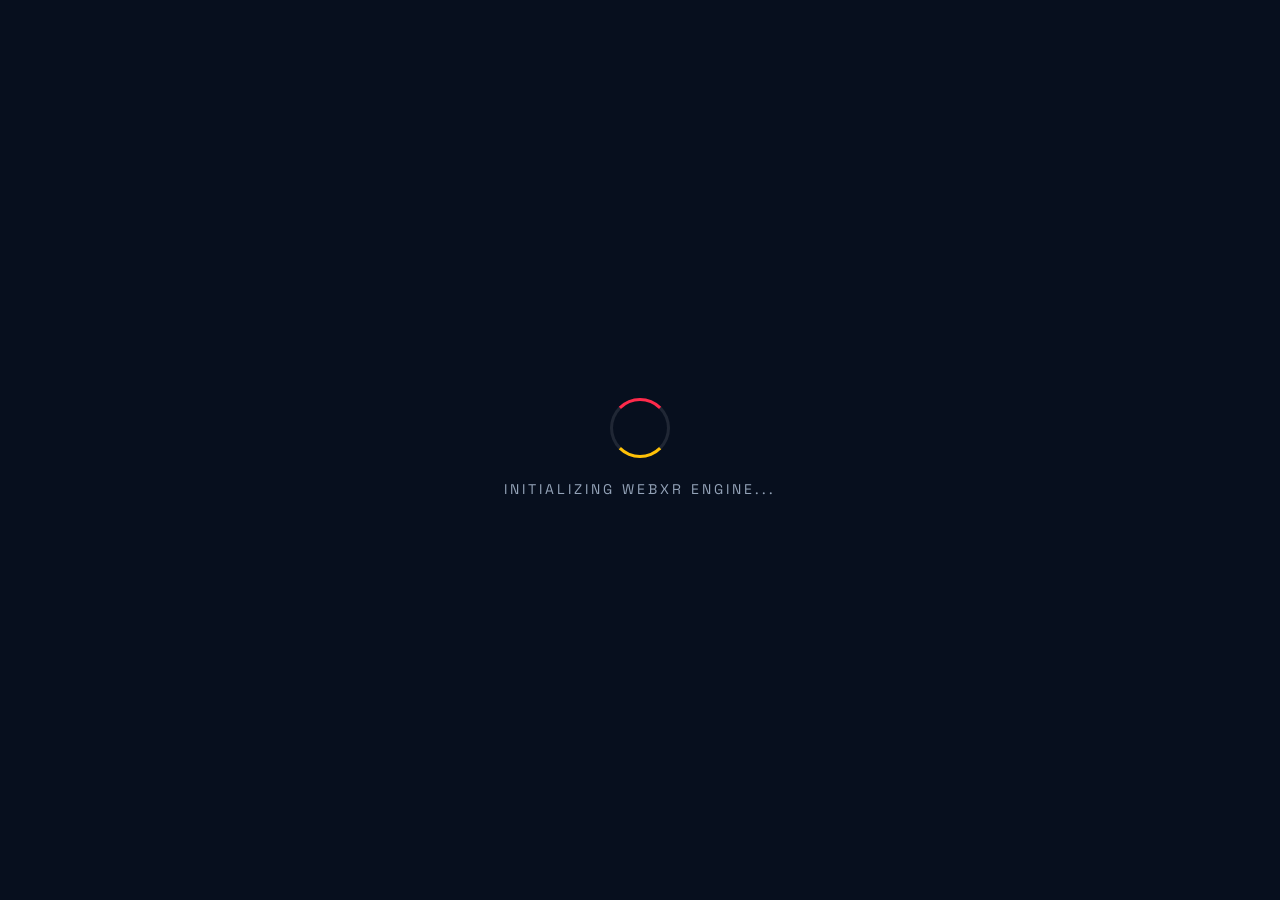
<file: index.html>
<!doctype html>
<html lang="vi">
  <head>
    <meta charset="UTF-8" />
    <meta name="viewport" content="width=device-width, initial-scale=1.0" />
    <title>Trang chủ - VKU AR DrawRoom</title>
    <link rel="stylesheet" href="css/style.css" />
    <script src="js/components.js" defer></script>
  </head>
  <body>
    <div id="splash-screen">
      <div class="loader-core"></div>
      <div class="loader-text">INITIALIZING WEBXR ENGINE...</div>
    </div>

    <vku-header></vku-header>

    <main
      style="
        text-align: center;
        display: flex;
        flex-direction: column;
        justify-content: center;
        align-items: center;
        min-height: 70vh;
      "
    >
      <h1 class="gradient-text" style="font-size: 3.5rem; margin-bottom: 10px">
        Mô Phỏng Không Gian<br />Phòng Học Vẽ VKU
      </h1>

      <p
        style="
          font-size: 1.2rem;
          max-width: 650px;
          margin-bottom: 40px;
          color: var(--text-muted);
        "
      >
        Bước vào không gian số với công nghệ Thực tế tăng cường. Trực quan hóa
        và trải nghiệm phòng học vẽ kỹ thuật số ngay trên trình duyệt của bạn.
      </p>

      <div
        style="
          display: flex;
          gap: 20px;
          justify-content: center;
          flex-wrap: wrap;
        "
      >
        <a href="demo-ar.html" class="btn-sweep">
          <span>🚀 Khởi động AR Engine</span>
        </a>

        <a href="gioi-thieu.html" class="btn secondary">
          📖 Tìm hiểu Công nghệ
        </a>
      </div>
    </main>

    <vku-footer></vku-footer>
  </body>
</html>
</file>
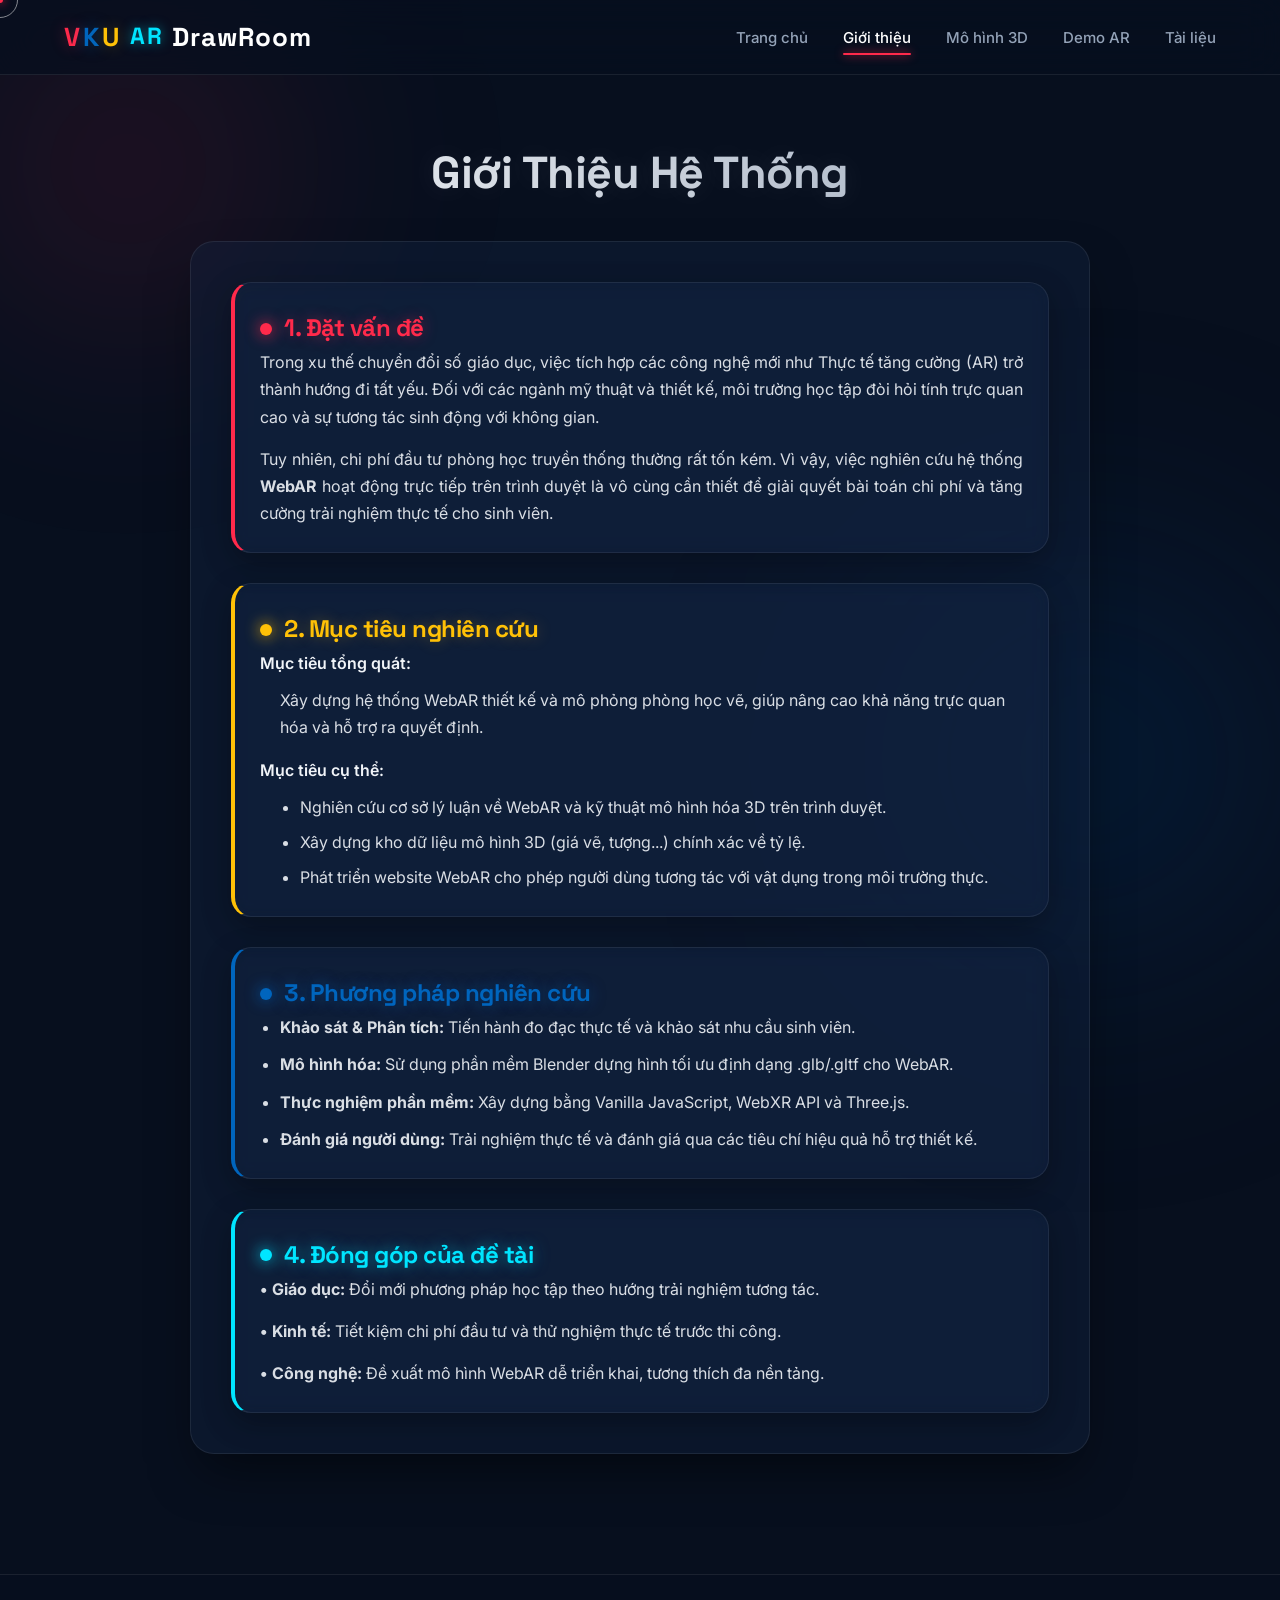
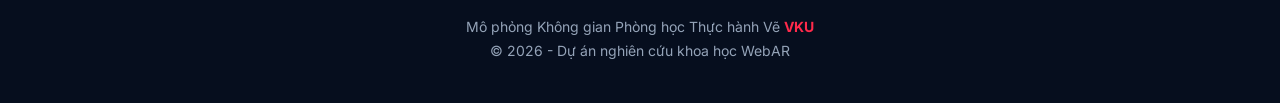
<file: gioi-thieu.html>
<!doctype html>
<html lang="vi">
  <head>
    <meta charset="UTF-8" />
    <meta name="viewport" content="width=device-width, initial-scale=1.0" />
    <title>Giới thiệu - VKU AR DrawRoom</title>
    <link rel="stylesheet" href="css/style.css" />
    <script src="js/components.js" defer></script>
  </head>
  <body>
    <div id="splash-screen">
      <div class="loader-core"></div>
      <div class="loader-text">LOADING DATABANKS...</div>
    </div>

    <vku-header></vku-header>

  <main>
  <h1 class="gradient-text" style="text-align: center; font-size: 2.8rem; margin-bottom: 30px">
    Giới Thiệu Hệ Thống
  </h1>

  <div class="ar-container" style="max-width: 900px; margin: 0 auto; padding: 40px">
    
    <!-- 1. ĐẶT VẤN ĐỀ -->
    <div style="background: var(--glass-bg); backdrop-filter: blur(10px); padding: 25px; border-radius: 20px; border: 1px solid var(--glass-border); border-left: 4px solid var(--vku-red); margin-bottom: 30px; box-shadow: 0 10px 30px rgba(0,0,0,0.3);">
      <h3 style="color: var(--vku-red); margin-top: 0; font-size: 1.5rem; display: flex; align-items: center; gap: 12px; text-shadow: 0 0 15px var(--vku-red-glow);">
        <span style="display: inline-block; width: 12px; height: 12px; background: var(--vku-red); border-radius: 50%; box-shadow: 0 0 15px var(--vku-red);"></span>
        1. Đặt vấn đề
      </h3>
      <p style="color: var(--text-main); margin-bottom: 15px; opacity: 0.9; text-align: justify;">
        Trong xu thế chuyển đổi số giáo dục, việc tích hợp các công nghệ mới như Thực tế tăng cường (AR) trở thành hướng đi tất yếu. Đối với các ngành mỹ thuật và thiết kế, môi trường học tập đòi hỏi tính trực quan cao và sự tương tác sinh động với không gian.
      </p>
      <p style="color: var(--text-main); margin-bottom: 0; opacity: 0.9; text-align: justify;">
        Tuy nhiên, chi phí đầu tư phòng học truyền thống thường rất tốn kém. Vì vậy, việc nghiên cứu hệ thống <strong>WebAR</strong> hoạt động trực tiếp trên trình duyệt là vô cùng cần thiết để giải quyết bài toán chi phí và tăng cường trải nghiệm thực tế cho sinh viên.
      </p>
    </div>

    <!-- 2. MỤC TIÊU NGHIÊN CỨU -->
    <div style="background: var(--glass-bg); backdrop-filter: blur(10px); padding: 25px; border-radius: 20px; border: 1px solid var(--glass-border); border-left: 4px solid var(--vku-gold); margin-bottom: 30px; box-shadow: 0 10px 30px rgba(0,0,0,0.3);">
      <h3 style="color: var(--vku-gold); margin-top: 0; font-size: 1.5rem; display: flex; align-items: center; gap: 12px; text-shadow: 0 0 15px var(--vku-gold-glow);">
        <span style="display: inline-block; width: 12px; height: 12px; background: var(--vku-gold); border-radius: 50%; box-shadow: 0 0 15px var(--vku-gold);"></span>
        2. Mục tiêu nghiên cứu
      </h3>
      <p style="color: var(--text-main); margin-bottom: 10px; font-weight: 600;">Mục tiêu tổng quát:</p>
      <p style="color: var(--text-main); margin-left: 20px; margin-bottom: 15px; opacity: 0.9;">Xây dựng hệ thống WebAR thiết kế và mô phỏng phòng học vẽ, giúp nâng cao khả năng trực quan hóa và hỗ trợ ra quyết định.</p>
      
      <p style="color: var(--text-main); margin-bottom: 10px; font-weight: 600;">Mục tiêu cụ thể:</p>
      <ul style="margin-left: 40px; color: var(--text-main); opacity: 0.9;">
        <li style="margin-bottom: 8px">Nghiên cứu cơ sở lý luận về WebAR và kỹ thuật mô hình hóa 3D trên trình duyệt.</li>
        <li style="margin-bottom: 8px">Xây dựng kho dữ liệu mô hình 3D (giá vẽ, tượng...) chính xác về tỷ lệ.</li>
        <li>Phát triển website WebAR cho phép người dùng tương tác với vật dụng trong môi trường thực.</li>
      </ul>
    </div>

    <!-- 3. PHƯƠNG PHÁP NGHIÊN CỨU - ĐÃ CHUYỂN SANG XANH VKU -->
    <div style="background: var(--glass-bg); backdrop-filter: blur(10px); padding: 25px; border-radius: 20px; border: 1px solid var(--glass-border); border-left: 4px solid var(--vku-blue-brand); margin-bottom: 30px; box-shadow: 0 10px 30px rgba(0,0,0,0.3);">
      <h3 style="color: var(--vku-blue-brand); margin-top: 0; font-size: 1.5rem; display: flex; align-items: center; gap: 12px; text-shadow: 0 0 15px var(--vku-blue-brand-glow);">
        <span style="display: inline-block; width: 12px; height: 12px; background: var(--vku-blue-brand); border-radius: 50%; box-shadow: 0 0 15px var(--vku-blue-brand);"></span>
        3. Phương pháp nghiên cứu
      </h3>
      <ul style="margin-left: 20px; color: var(--text-main); opacity: 0.9;">
        <li style="margin-bottom: 10px"><strong>Khảo sát & Phân tích:</strong> Tiến hành đo đạc thực tế và khảo sát nhu cầu sinh viên.</li>
        <li style="margin-bottom: 10px"><strong>Mô hình hóa:</strong> Sử dụng phần mềm Blender dựng hình tối ưu định dạng .glb/.gltf cho WebAR.</li>
        <li style="margin-bottom: 10px"><strong>Thực nghiệm phần mềm:</strong> Xây dựng bằng Vanilla JavaScript, WebXR API và Three.js.</li>
        <li><strong>Đánh giá người dùng:</strong> Trải nghiệm thực tế và đánh giá qua các tiêu chí hiệu quả hỗ trợ thiết kế.</li>
      </ul>
    </div>

    <!-- 4. ĐÓNG GÓP CỦA ĐỀ TÀI -->
    <div style="background: var(--glass-bg); backdrop-filter: blur(10px); padding: 25px; border-radius: 20px; border: 1px solid var(--glass-border); border-left: 4px solid var(--ar-cyan); box-shadow: 0 10px 30px rgba(0,0,0,0.3);">
      <h3 style="color: var(--ar-cyan); margin-top: 0; font-size: 1.5rem; display: flex; align-items: center; gap: 12px; text-shadow: 0 0 15px var(--ar-cyan-glow);">
        <span style="display: inline-block; width: 12px; height: 12px; background: var(--ar-cyan); border-radius: 50%; box-shadow: 0 0 15px var(--ar-cyan);"></span>
        4. Đóng góp của đề tài
      </h3>
      <div style="display: grid; grid-template-columns: 1fr; gap: 15px; color: var(--text-main); opacity: 0.9;">
        <div><strong>• Giáo dục:</strong> Đổi mới phương pháp học tập theo hướng trải nghiệm tương tác.</div>
        <div><strong>• Kinh tế:</strong> Tiết kiệm chi phí đầu tư và thử nghiệm thực tế trước thi công.</div>
        <div><strong>• Công nghệ:</strong> Đề xuất mô hình WebAR dễ triển khai, tương thích đa nền tảng.</div>
      </div>
    </div>

  </div>
</main>

    <vku-footer></vku-footer>
  </body>
</html>
</file>
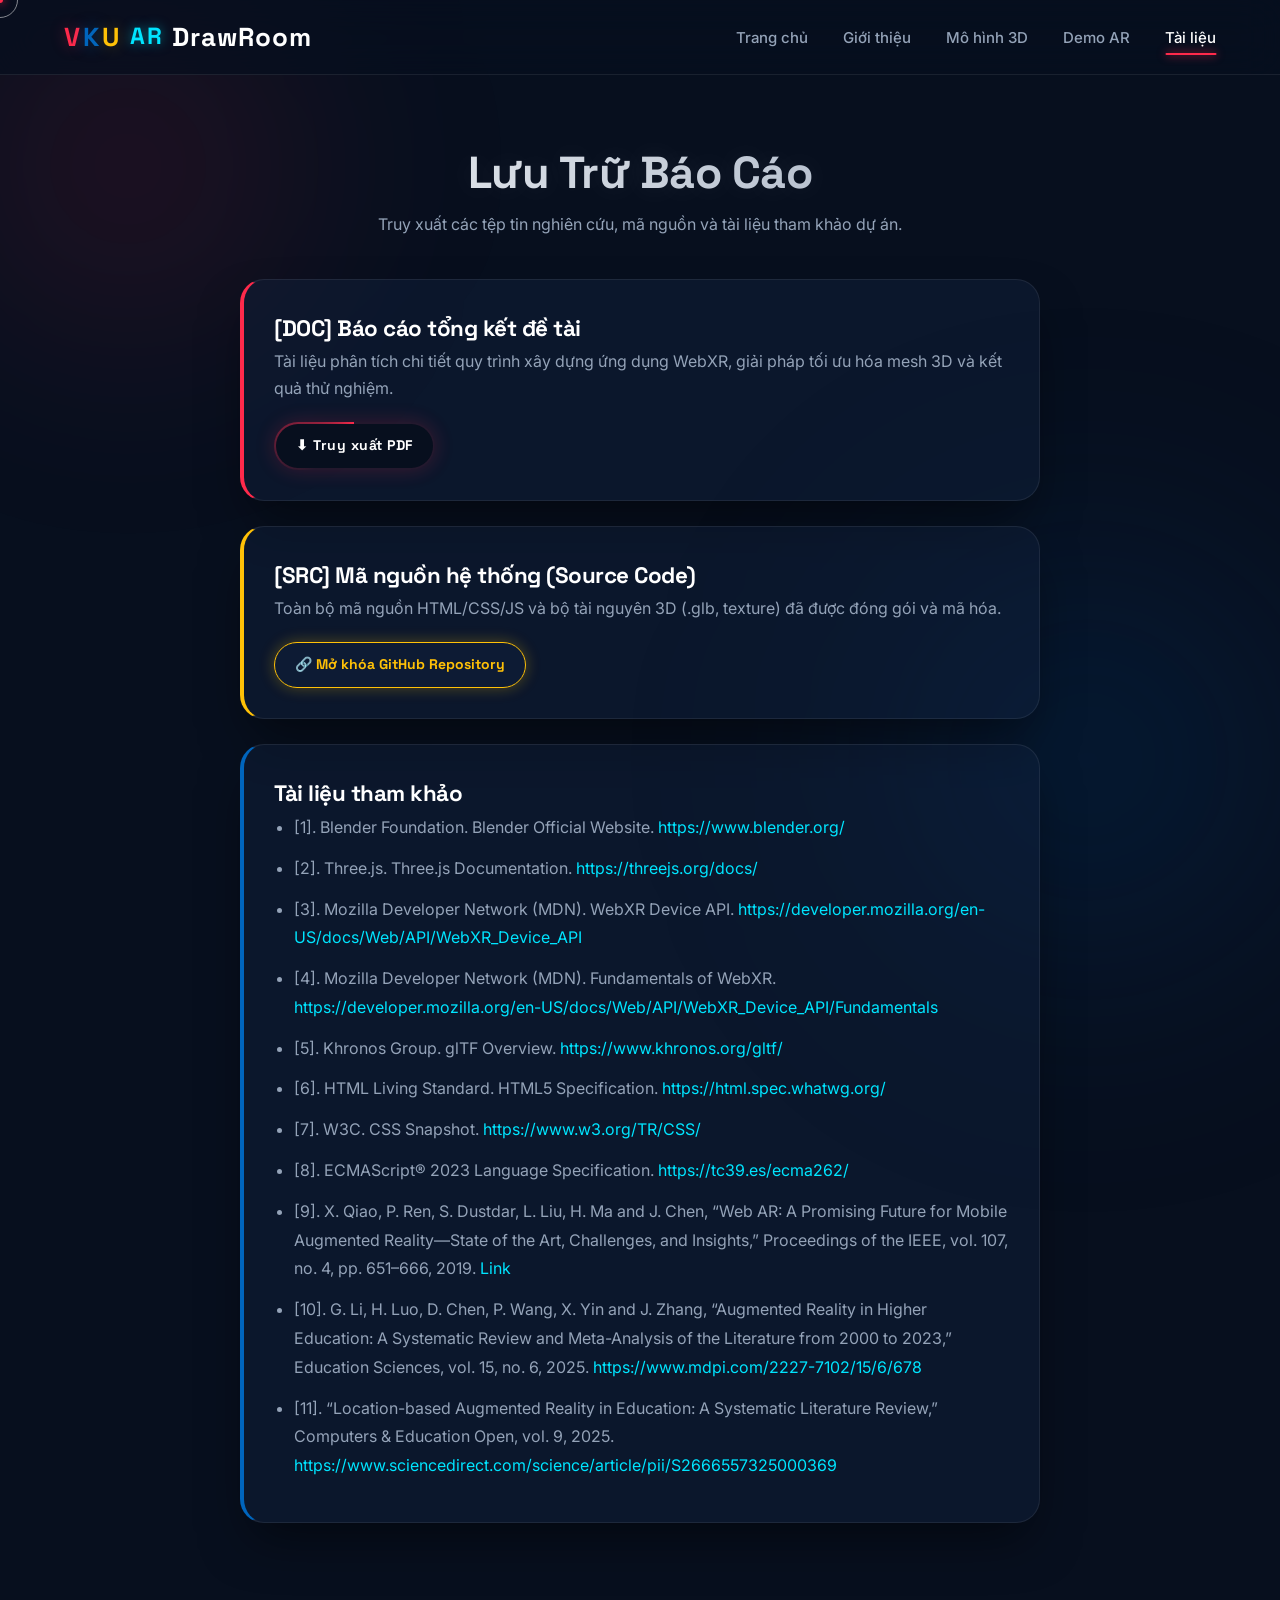
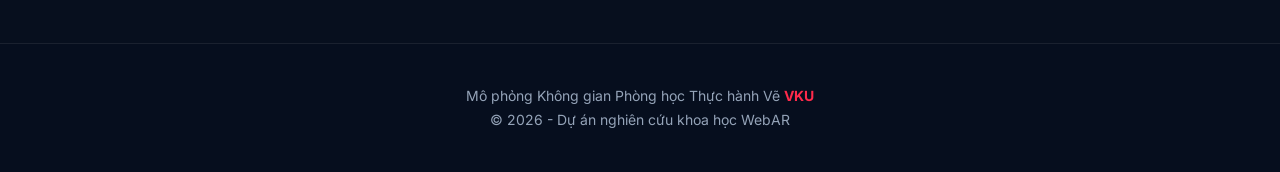
<file: tai-lieu.html>
<!doctype html>
<html lang="vi">
  <head>
    <meta charset="UTF-8" />
    <meta name="viewport" content="width=device-width, initial-scale=1.0" />
    <title>Tài liệu - VKU AR DrawRoom</title>
    <link rel="stylesheet" href="css/style.css" />
    <script src="js/components.js" defer></script>
  </head>
  <body>
    <div id="splash-screen">
      <div class="loader-core"></div>
      <div class="loader-text">FETCHING DOCUMENTS...</div>
    </div>

    <vku-header></vku-header>

    <main>
      <h1 class="gradient-text" style="text-align: center; font-size: 2.8rem">
        Lưu Trữ Báo Cáo
      </h1>
      <p
        style="
          text-align: center;
          color: var(--text-muted);
          margin-bottom: 40px;
        "
      >
        Truy xuất các tệp tin nghiên cứu, mã nguồn và tài liệu tham khảo dự án.
      </p>

      <div style="max-width: 800px; margin: 0 auto; display: grid; gap: 25px">
        <div
          class="ar-container"
          style="
            padding: 30px;
            border-left: 4px solid var(--vku-red);
            margin: 0;
          "
        >
          <h3 style="margin-top: 0; font-size: 1.4rem; color: #fff">
            [DOC] Báo cáo tổng kết đề tài
          </h3>
          <p style="color: var(--text-muted); margin-bottom: 20px">
            Tài liệu phân tích chi tiết quy trình xây dựng ứng dụng WebXR, giải
            pháp tối ưu hóa mesh 3D và kết quả thử nghiệm.
          </p>
          <a href="#" class="btn-sweep" style="padding: 2px">
            <span style="padding: 10px 20px; font-size: 14px"
              >⬇ Truy xuất PDF</span
            >
          </a>
        </div>

        <div
          class="ar-container"
          style="
            padding: 30px;
            border-left: 4px solid var(--vku-gold);
            margin: 0;
          "
        >
          <h3 style="margin-top: 0; font-size: 1.4rem; color: #fff">
            [SRC] Mã nguồn hệ thống (Source Code)
          </h3>
          <p style="color: var(--text-muted); margin-bottom: 20px">
            Toàn bộ mã nguồn HTML/CSS/JS và bộ tài nguyên 3D (.glb, texture) đã
            được đóng gói và mã hóa.
          </p>
          <a
            href="#"
            class="btn secondary"
            style="padding: 10px 20px; font-size: 14px"
          >
            🔗 Mở khóa GitHub Repository
          </a>
        </div>

        <div
          class="ar-container"
          style="padding: 30px; border-left: 4px solid #0065bd; margin: 0"
        >
          <h3 style="margin-top: 0; font-size: 1.4rem; color: #fff">
          Tài liệu tham khảo
          </h3>
          <ul
            style="
              margin-left: 20px;
              color: var(--text-muted);
              line-height: 1.8;
              word-break: break-word;
            "
          >
            <li style="margin-bottom: 12px;">
              [1]. Blender Foundation. Blender Official Website. <a href="https://www.blender.org/" target="_blank" style="color: #00e5ff; text-decoration: none;">https://www.blender.org/</a>
            </li>
            <li style="margin-bottom: 12px;">
              [2]. Three.js. Three.js Documentation. <a href="https://threejs.org/docs/" target="_blank" style="color: #00e5ff; text-decoration: none;">https://threejs.org/docs/</a>
            </li>
            <li style="margin-bottom: 12px;">
              [3]. Mozilla Developer Network (MDN). WebXR Device API. <a href="https://developer.mozilla.org/en-US/docs/Web/API/WebXR_Device_API" target="_blank" style="color: #00e5ff; text-decoration: none;">https://developer.mozilla.org/en-US/docs/Web/API/WebXR_Device_API</a>
            </li>
            <li style="margin-bottom: 12px;">
              [4]. Mozilla Developer Network (MDN). Fundamentals of WebXR. <a href="https://developer.mozilla.org/en-US/docs/Web/API/WebXR_Device_API/Fundamentals" target="_blank" style="color: #00e5ff; text-decoration: none;">https://developer.mozilla.org/en-US/docs/Web/API/WebXR_Device_API/Fundamentals</a>
            </li>
            <li style="margin-bottom: 12px;">
              [5]. Khronos Group. glTF Overview. <a href="https://www.khronos.org/gltf/" target="_blank" style="color: #00e5ff; text-decoration: none;">https://www.khronos.org/gltf/</a>
            </li>
            <li style="margin-bottom: 12px;">
              [6]. HTML Living Standard. HTML5 Specification. <a href="https://html.spec.whatwg.org/" target="_blank" style="color: #00e5ff; text-decoration: none;">https://html.spec.whatwg.org/</a>
            </li>
            <li style="margin-bottom: 12px;">
              [7]. W3C. CSS Snapshot. <a href="https://www.w3.org/TR/CSS/" target="_blank" style="color: #00e5ff; text-decoration: none;">https://www.w3.org/TR/CSS/</a>
            </li>
            <li style="margin-bottom: 12px;">
              [8]. ECMAScript® 2023 Language Specification. <a href="https://tc39.es/ecma262/" target="_blank" style="color: #00e5ff; text-decoration: none;">https://tc39.es/ecma262/</a>
            </li>
            <li style="margin-bottom: 12px;">
              [9]. X. Qiao, P. Ren, S. Dustdar, L. Liu, H. Ma and J. Chen, “Web AR: A Promising Future for Mobile Augmented Reality—State of the Art, Challenges, and Insights,” Proceedings of the IEEE, vol. 107, no. 4, pp. 651–666, 2019. <a href="https://proceedingsoftheieee.ieee.org/web-ar-a-promising-future-for-mobile-augmented-reality-state-of-the-art-challenges-and-insights/" target="_blank" style="color: #00e5ff; text-decoration: none;">Link</a>
            </li>
            <li style="margin-bottom: 12px;">
              [10]. G. Li, H. Luo, D. Chen, P. Wang, X. Yin and J. Zhang, “Augmented Reality in Higher Education: A Systematic Review and Meta-Analysis of the Literature from 2000 to 2023,” Education Sciences, vol. 15, no. 6, 2025. <a href="https://www.mdpi.com/2227-7102/15/6/678" target="_blank" style="color: #00e5ff; text-decoration: none;">https://www.mdpi.com/2227-7102/15/6/678</a>
            </li>
            <li style="margin-bottom: 12px;">
              [11]. “Location-based Augmented Reality in Education: A Systematic Literature Review,” Computers & Education Open, vol. 9, 2025. <a href="https://www.sciencedirect.com/science/article/pii/S2666557325000369" target="_blank" style="color: #00e5ff; text-decoration: none;">https://www.sciencedirect.com/science/article/pii/S2666557325000369</a>
            </li>
          </ul>
        </div>
      </div>
    </main>

    <vku-footer></vku-footer>
  </body>
</html>
</file>
<file: css/style.css>
/* css/style.css - BẢN ULTIMATE SCI-FI AR */
@import url('https://fonts.googleapis.com/css2?family=Space+Grotesk:wght@400;600;700&family=Inter:wght@300;400;500&display=swap');

:root {
    --vku-red: #ff2a4b;
    --vku-red-glow: rgba(255, 42, 75, 0.4);
    --vku-blue-dark: #070f1e;
    --vku-blue-light: #122343;
    --vku-blue-brand: #0065bd;
    --vku-blue-brand-glow: rgba(0, 101, 189, 0.5);
    --vku-gold: #ffc107;
    --vku-gold-glow: rgba(255, 193, 7, 0.3);
    --ar-cyan: #00e5ff;
    --ar-cyan-glow: rgba(0, 229, 255, 0.5);
    --text-main: #f0f4f8;
    --text-muted: #94a3b8;
    --glass-bg: rgba(18, 35, 67, 0.4);
    --glass-border: rgba(255, 255, 255, 0.08);
}

* {
    margin: 0;
    padding: 0;
    box-sizing: border-box;
}

body {
    background-color: var(--vku-blue-dark);
    color: var(--text-main);
    font-family: 'Inter', sans-serif;
    line-height: 1.7;
    overflow-x: hidden;
}

/* 1. HOLOGRAPHIC BACKGROUND */
body::before,
body::after {
    content: '';
    position: fixed;
    border-radius: 50%;
    filter: blur(100px);
    z-index: -1;
    pointer-events: none;
    animation: floatOrb 20s infinite alternate ease-in-out;
}

body::before {
    top: -10%;
    left: -10%;
    width: 40vw;
    height: 40vw;
    background: radial-gradient(circle, rgba(255, 42, 75, 0.15) 0%, transparent 70%);
}

body::after {
    bottom: -20%;
    right: -10%;
    width: 50vw;
    height: 50vw;
    background: radial-gradient(circle, rgba(1, 60, 120, 0.3) 0%, transparent 70%);
    animation-direction: alternate-reverse;
    animation-duration: 25s;
}

@keyframes floatOrb {
    0% {
        transform: translate(0, 0) scale(1);
    }

    100% {
        transform: translate(15%, 15%) scale(1.3);
    }
}

::-webkit-scrollbar {
    width: 8px;
}

::-webkit-scrollbar-track {
    background: var(--vku-blue-dark);
}

::-webkit-scrollbar-thumb {
    background: var(--vku-blue-light);
    border-radius: 10px;
}

::-webkit-scrollbar-thumb:hover {
    background: var(--vku-red);
}

main {
    padding: 60px 5%;
    min-height: 80vh;
    animation: fadeUp 1s cubic-bezier(0.16, 1, 0.3, 1) forwards;
}

@keyframes fadeUp {
    0% {
        opacity: 0;
        transform: translateY(30px);
    }

    100% {
        opacity: 1;
        transform: translateY(0);
    }
}

h1,
h2,
h3 {
    font-family: 'Space Grotesk', sans-serif;
    color: var(--text-main);
    letter-spacing: -0.5px;
}

.gradient-text {
    background: linear-gradient(to right, #ffffff, #94a3b8);
    -webkit-background-clip: text;
    -webkit-text-fill-color: transparent;
    text-shadow: 0 0 30px rgba(255, 255, 255, 0.1);
}

/* 2. BUTTON SCI-FI TIA SÁNG CHẠY QUANH VIỀN */
.btn-sweep {
    position: relative;
    display: inline-flex;
    background: rgba(255, 42, 75, 0.1);
    border-radius: 50px;
    padding: 2px;
    overflow: hidden;
    text-decoration: none;
    transition: transform 0.4s cubic-bezier(0.175, 0.885, 0.32, 1.275);
    box-shadow: 0 0 20px rgba(255, 42, 75, 0.2);
}

.btn-sweep::after {
    content: '';
    position: absolute;
    top: -50%;
    left: -50%;
    width: 200%;
    height: 200%;
    background: conic-gradient(transparent, transparent, transparent, var(--vku-red));
    animation: rotateLight 3s linear infinite;
    z-index: 1;
}

@keyframes rotateLight {
    0% {
        transform: rotate(0deg);
    }

    100% {
        transform: rotate(360deg);
    }
}

.btn-sweep span {
    position: relative;
    z-index: 2;
    display: flex;
    align-items: center;
    justify-content: center;
    background: var(--vku-blue-dark);
    color: #fff;
    padding: 14px 32px;
    border-radius: 50px;
    font-family: 'Space Grotesk', sans-serif;
    font-weight: 700;
    letter-spacing: 0.5px;
    transition: 0.3s;
}

.btn-sweep:hover {
    transform: translateY(-5px) scale(1.02);
    box-shadow: 0 10px 30px var(--vku-red-glow);
}

.btn-sweep:hover span {
    background: rgba(7, 15, 30, 0.8);
}

.btn.secondary {
    display: inline-flex;
    background: var(--glass-bg);
    color: var(--vku-gold);
    border: 1px solid var(--vku-gold);
    border-radius: 50px;
    padding: 14px 32px;
    font-family: 'Space Grotesk', sans-serif;
    font-weight: 700;
    text-decoration: none;
    transition: 0.3s;
    box-shadow: 0 0 15px var(--vku-gold-glow);
}

.btn.secondary:hover {
    background: var(--vku-gold);
    color: var(--vku-blue-dark);
    transform: translateY(-5px);
}

/* 3. HEADER GLASSMORPHISM */
header {
    background-color: rgba(7, 15, 30, 0.7);
    backdrop-filter: blur(20px);
    -webkit-backdrop-filter: blur(20px);
    border-bottom: 1px solid var(--glass-border);
    padding: 15px 5%;
    display: flex;
    justify-content: space-between;
    align-items: center;
    position: sticky;
    top: 0;
    z-index: 1000;
}

.logo {
    font-family: 'Space Grotesk', sans-serif;
    color: #fff;
    font-size: 26px;
    font-weight: 700;
    text-decoration: none;
    display: flex;
    align-items: center;
    letter-spacing: 1px;
}

.vku-letter {
    display: inline-block;
    transition: all 0.3s ease;
}

/* V - Đỏ */
.vku-letter.red {
    color: var(--vku-red);
    text-shadow: 0 0 15px var(--vku-red-glow);
}

/* K - Xanh dương */
.vku-letter.blue {
    color: var(--vku-blue-brand);
    text-shadow: 0 0 15px var(--vku-blue-brand-glow);
    margin: 0 2px;
}

/* U - Vàng VKU */
.vku-letter.gold {
    color: var(--vku-gold);
    text-shadow: 0 0 15px var(--vku-gold-glow);
}

/* Chữ AR - Xanh ngọc phát sáng */
.ar-tag {
    color: var(--ar-cyan);
    margin-left: 10px;
    margin-right: 8px;
    font-size: 0.9em;
    text-shadow: 0 0 12px var(--ar-cyan-glow);
    letter-spacing: 2px;
    /* Kéo giãn nhẹ chữ AR cho ngầu */
}

/* Hiệu ứng khi di chuột vào logo: Tất cả cùng sáng rực lên */
.logo:hover .vku-letter.red {
    text-shadow: 0 0 25px var(--vku-red), 0 0 40px var(--vku-red-glow);
}

.logo:hover .vku-letter.blue {
    text-shadow: 0 0 25px var(--vku-blue-brand), 0 0 40px var(--vku-blue-brand-glow);
}

.logo:hover .vku-letter.gold {
    text-shadow: 0 0 25px var(--vku-gold), 0 0 40px var(--vku-gold-glow);
}

.logo:hover .ar-tag {
    text-shadow: 0 0 25px var(--ar-cyan), 0 0 40px var(--ar-cyan-glow);
}

/* Hiệu ứng khi di chuột vào logo: Chữ sáng rực lên */
.logo:hover .vku-letter.red {
    text-shadow: 0 0 25px var(--vku-red), 0 0 40px var(--vku-red-glow);
}

.logo:hover .vku-letter.blue {
    text-shadow: 0 0 25px var(--vku-blue-brand), 0 0 40px var(--vku-blue-brand-glow);
}

.nav-links {
    list-style: none;
    display: flex;
    gap: 35px;
}

.nav-links li a {
    color: var(--text-muted);
    text-decoration: none;
    font-weight: 500;
    font-size: 15px;
    transition: 0.3s ease;
    position: relative;
    padding: 8px 0;
}

.nav-links li a::after {
    content: '';
    position: absolute;
    bottom: 0;
    left: 50%;
    transform: translateX(-50%);
    width: 0px;
    height: 2px;
    background-color: var(--vku-red);
    transition: 0.3s ease;
    border-radius: 2px;
    box-shadow: 0 0 10px var(--vku-red);
}

.nav-links li a:hover,
.nav-links li a.active {
    color: #fff;
}

.nav-links li a:hover::after,
.nav-links li a.active::after {
    width: 100%;
}

/* 4. AR & 3D VIEWER CONTAINER */
.ar-container {
    background: var(--glass-bg);
    backdrop-filter: blur(10px);
    padding: 15px;
    border-radius: 24px;
    border: 1px solid var(--glass-border);
    box-shadow: 0 25px 50px -12px rgba(0, 0, 0, 0.5);
    position: relative;
    transition: transform 0.4s ease;
    margin-bottom: 40px;
}

.ar-container:hover {
    transform: translateY(-5px);
    border-color: rgba(255, 255, 255, 0.15);
}

model-viewer {
    width: 100%;
    height: 70vh;
    border-radius: 16px;
    outline: none;
    background-color: #0b1426;
    background-image: linear-gradient(rgba(255, 255, 255, 0.03) 1px, transparent 1px), linear-gradient(90deg, rgba(255, 255, 255, 0.03) 1px, transparent 1px);
    background-size: 30px 30px;
    box-shadow: inset 0 0 50px rgba(0, 0, 0, 0.8);
}

.ar-button {
    background: rgba(255, 255, 255, 0.1);
    backdrop-filter: blur(10px);
    border: 1px solid rgba(255, 255, 255, 0.2);
    color: #fff;
    border-radius: 50px;
    position: absolute;
    bottom: 30px;
    left: 50%;
    transform: translateX(-50%);
    padding: 14px 30px;
    font-weight: 600;
    font-size: 16px;
    cursor: pointer;
    box-shadow: 0 10px 30px rgba(0, 0, 0, 0.5);
    transition: all 0.3s ease;
}

.ar-button:hover {
    background: var(--vku-red);
    border-color: var(--vku-red);
    box-shadow: 0 0 20px var(--vku-red-glow);
    transform: translateX(-50%) translateY(-5px);
}

/* 5. SPLASH SCREEN (MÀN HÌNH KHỞI ĐỘNG) */
#splash-screen {
    position: fixed;
    top: 0;
    left: 0;
    width: 100vw;
    height: 100vh;
    background-color: var(--vku-blue-dark);
    display: flex;
    flex-direction: column;
    justify-content: center;
    align-items: center;
    z-index: 10000;
    transition: opacity 0.8s ease, visibility 0.8s ease;
}

.loader-core {
    width: 60px;
    height: 60px;
    border: 3px solid rgba(255, 255, 255, 0.1);
    border-top-color: var(--vku-red);
    border-bottom-color: var(--vku-gold);
    border-radius: 50%;
    animation: spinSystem 1s cubic-bezier(0.68, -0.55, 0.265, 1.55) infinite;
}

.loader-text {
    margin-top: 20px;
    font-family: 'Space Grotesk', sans-serif;
    color: var(--text-muted);
    font-size: 14px;
    letter-spacing: 3px;
    animation: pulseText 1.5s infinite alternate;
}

@keyframes spinSystem {
    0% {
        transform: rotate(0deg);
    }

    100% {
        transform: rotate(360deg);
    }
}

@keyframes pulseText {
    0% {
        opacity: 0.5;
    }

    100% {
        opacity: 1;
        color: #fff;
        text-shadow: 0 0 10px #fff;
    }
}

body.loaded #splash-screen {
    opacity: 0;
    visibility: hidden;
    pointer-events: none;
}

/* 6. CUSTOM CURSOR */
@media (min-width: 768px) {

    body,
    a,
    button,
    .menu-toggle,
    model-viewer {
        cursor: none !important;
    }
}

.custom-cursor-dot {
    position: fixed;
    top: 0;
    left: 0;
    width: 6px;
    height: 6px;
    background: var(--vku-red);
    border-radius: 50%;
    pointer-events: none;
    z-index: 9999;
    transform: translate(-50%, -50%);
    box-shadow: 0 0 10px var(--vku-red);
}

.custom-cursor-ring {
    position: fixed;
    top: 0;
    left: 0;
    width: 36px;
    height: 36px;
    border: 1px solid rgba(255, 255, 255, 0.5);
    border-radius: 50%;
    pointer-events: none;
    z-index: 9998;
    transform: translate(-50%, -50%);
    transition: width 0.2s, height 0.2s, border-color 0.2s, background-color 0.2s;
}

.custom-cursor-ring.hovered {
    width: 50px;
    height: 50px;
    border-color: var(--vku-gold);
    background-color: rgba(255, 193, 7, 0.1);
    box-shadow: 0 0 20px rgba(255, 193, 7, 0.2);
}

/* FOOTER & MOBILE RESPONSIVE */
footer {
    background-color: rgba(7, 15, 30, 0.9);
    border-top: 1px solid var(--glass-border);
    color: var(--text-muted);
    text-align: center;
    padding: 40px 20px;
    margin-top: 60px;
    font-size: 14px;
}

footer span {
    color: var(--vku-red);
    font-weight: 700;
}

.menu-toggle {
    display: none;
    background: none;
    border: none;
    color: #fff;
}

@media (max-width: 768px) {
    .nav-links {
        position: absolute;
        top: 100%;
        left: 0;
        width: 100%;
        background-color: rgba(7, 15, 30, 0.95);
        backdrop-filter: blur(20px);
        flex-direction: column;
        gap: 0;
        padding: 0;
        max-height: 0;
        overflow: hidden;
        transition: max-height 0.5s;
        border-bottom: 1px solid var(--glass-border);
    }

    .nav-links.show {
        max-height: 400px;
    }

    .nav-links li a {
        display: block;
        padding: 20px;
        border-bottom: 1px solid rgba(255, 255, 255, 0.05);
        text-align: center;
    }

    .nav-links li a::after {
        display: none;
    }

    .nav-links li a.active {
        color: var(--vku-red);
        background: rgba(255, 42, 75, 0.05);
    }

    .menu-toggle {
        display: block;
    }

    model-viewer {
        height: 55vh;
    }
}
</file>
